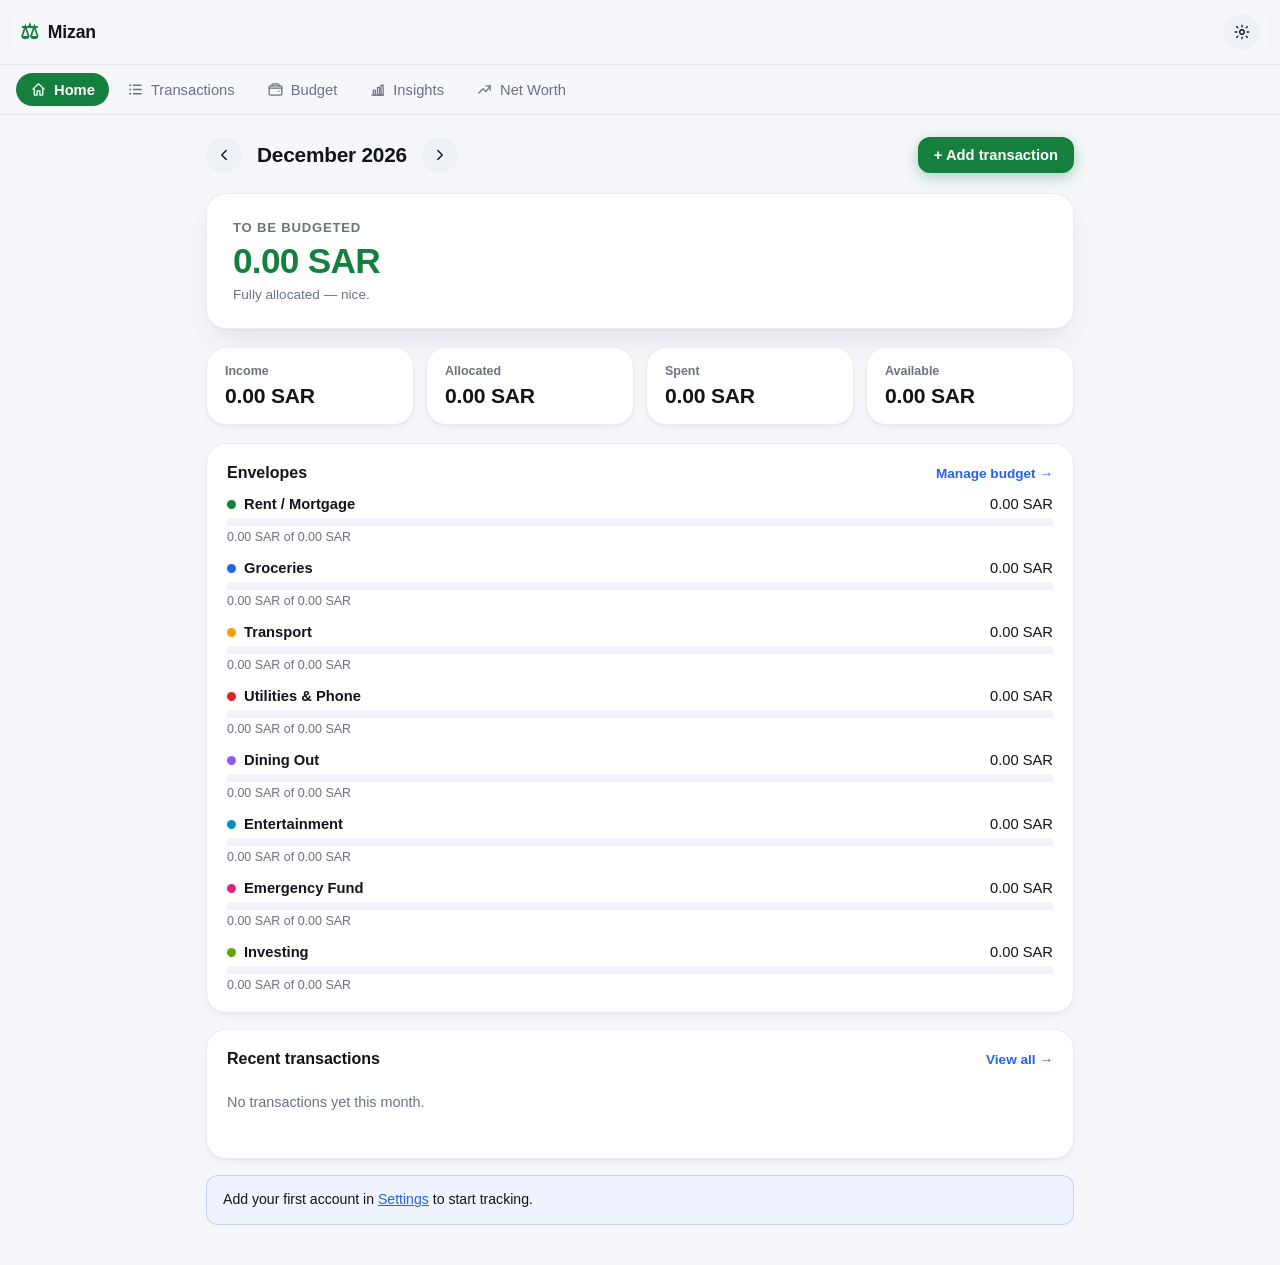
<file: index.html>
<!doctype html>
<html lang="en">
<head>
  <meta charset="UTF-8" />
  <meta name="viewport" content="width=device-width, initial-scale=1, viewport-fit=cover" />
  <title>Mizan — Budget & Net Worth</title>
  <meta name="description" content="A private, local-first budgeting and net worth tracker. Your data never leaves your device." />
  <meta name="theme-color" content="#f6f7fb" />
  <link rel="manifest" href="./manifest.json" />
  <link rel="apple-touch-icon" href="./icons/icon-192.png" />
  <link rel="icon" href="./icons/icon-192.png" />
  <meta name="apple-mobile-web-app-capable" content="yes" />
  <meta name="apple-mobile-web-app-status-bar-style" content="default" />
  <meta name="apple-mobile-web-app-title" content="Mizan" />
  <link rel="stylesheet" href="./css/style.css" />
</head>
<body>
  <div class="app-shell">
    <header class="topbar">
      <div class="brand">
        <span class="brand-mark">⚖</span>
        <span class="brand-name">Mizan</span>
      </div>
      <div class="topbar-actions">
        <a class="icon-btn" href="#/settings" aria-label="Settings">
          <svg fill="none" stroke="currentColor" stroke-width="1.8" stroke-linecap="round" stroke-linejoin="round" viewBox="0 0 24 24" aria-hidden="true"><circle cx="12" cy="12" r="3"/><path d="M12 3v2.2M12 18.8V21M4.9 4.9l1.6 1.6M17.5 17.5l1.6 1.6M3 12h2.2M18.8 12H21M4.9 19.1l1.6-1.6M17.5 6.5l1.6-1.6"/></svg>
        </a>
      </div>
    </header>

    <nav id="nav" class="nav">
      <a class="nav-link" data-path="/" href="#/">
        <svg fill="none" stroke="currentColor" stroke-width="1.8" stroke-linecap="round" stroke-linejoin="round" viewBox="0 0 24 24" aria-hidden="true"><path d="M4 11.5 12 4l8 7.5"/><path d="M6 10v9a1 1 0 0 0 1 1h3v-6h4v6h3a1 1 0 0 0 1-1v-9"/></svg>
        <span>Home</span>
      </a>
      <a class="nav-link" data-path="/transactions" href="#/transactions">
        <svg fill="none" stroke="currentColor" stroke-width="1.8" stroke-linecap="round" stroke-linejoin="round" viewBox="0 0 24 24" aria-hidden="true"><line x1="9" y1="6" x2="20" y2="6"/><line x1="9" y1="12" x2="20" y2="12"/><line x1="9" y1="18" x2="20" y2="18"/><circle cx="4.5" cy="6" r="1.4" fill="currentColor" stroke="none"/><circle cx="4.5" cy="12" r="1.4" fill="currentColor" stroke="none"/><circle cx="4.5" cy="18" r="1.4" fill="currentColor" stroke="none"/></svg>
        <span>Transactions</span>
      </a>
      <a class="nav-link" data-path="/budget" href="#/budget">
        <svg fill="none" stroke="currentColor" stroke-width="1.8" stroke-linecap="round" stroke-linejoin="round" viewBox="0 0 24 24" aria-hidden="true"><rect x="3" y="7" width="18" height="13" rx="2.2"/><path d="M3 10h18"/><path d="M7 7V6a2 2 0 0 1 2-2h6a2 2 0 0 1 2 2v1"/><circle cx="16.5" cy="14.5" r="1.1" fill="currentColor" stroke="none"/></svg>
        <span>Budget</span>
      </a>
      <a class="nav-link" data-path="/insights" href="#/insights">
        <svg fill="none" stroke="currentColor" stroke-width="1.8" stroke-linecap="round" stroke-linejoin="round" viewBox="0 0 24 24" aria-hidden="true"><line x1="4" y1="20" x2="20" y2="20"/><rect x="6" y="13" width="3" height="7" rx="0.6"/><rect x="12" y="9" width="3" height="11" rx="0.6"/><rect x="17" y="6" width="3" height="14" rx="0.6"/></svg>
        <span>Insights</span>
      </a>
      <a class="nav-link" data-path="/networth" href="#/networth">
        <svg fill="none" stroke="currentColor" stroke-width="1.8" stroke-linecap="round" stroke-linejoin="round" viewBox="0 0 24 24" aria-hidden="true"><polyline points="4 17 10 11 14 15 20 7"/><polyline points="14 7 20 7 20 13"/></svg>
        <span>Net Worth</span>
      </a>
    </nav>

    <main id="app-view" class="app-view" aria-live="polite"></main>
  </div>

  <div id="modal-root"></div>
  <div id="toast-root" class="toast-root"></div>

  <script type="module" src="./js/main.js"></script>
</body>
</html>
</file>
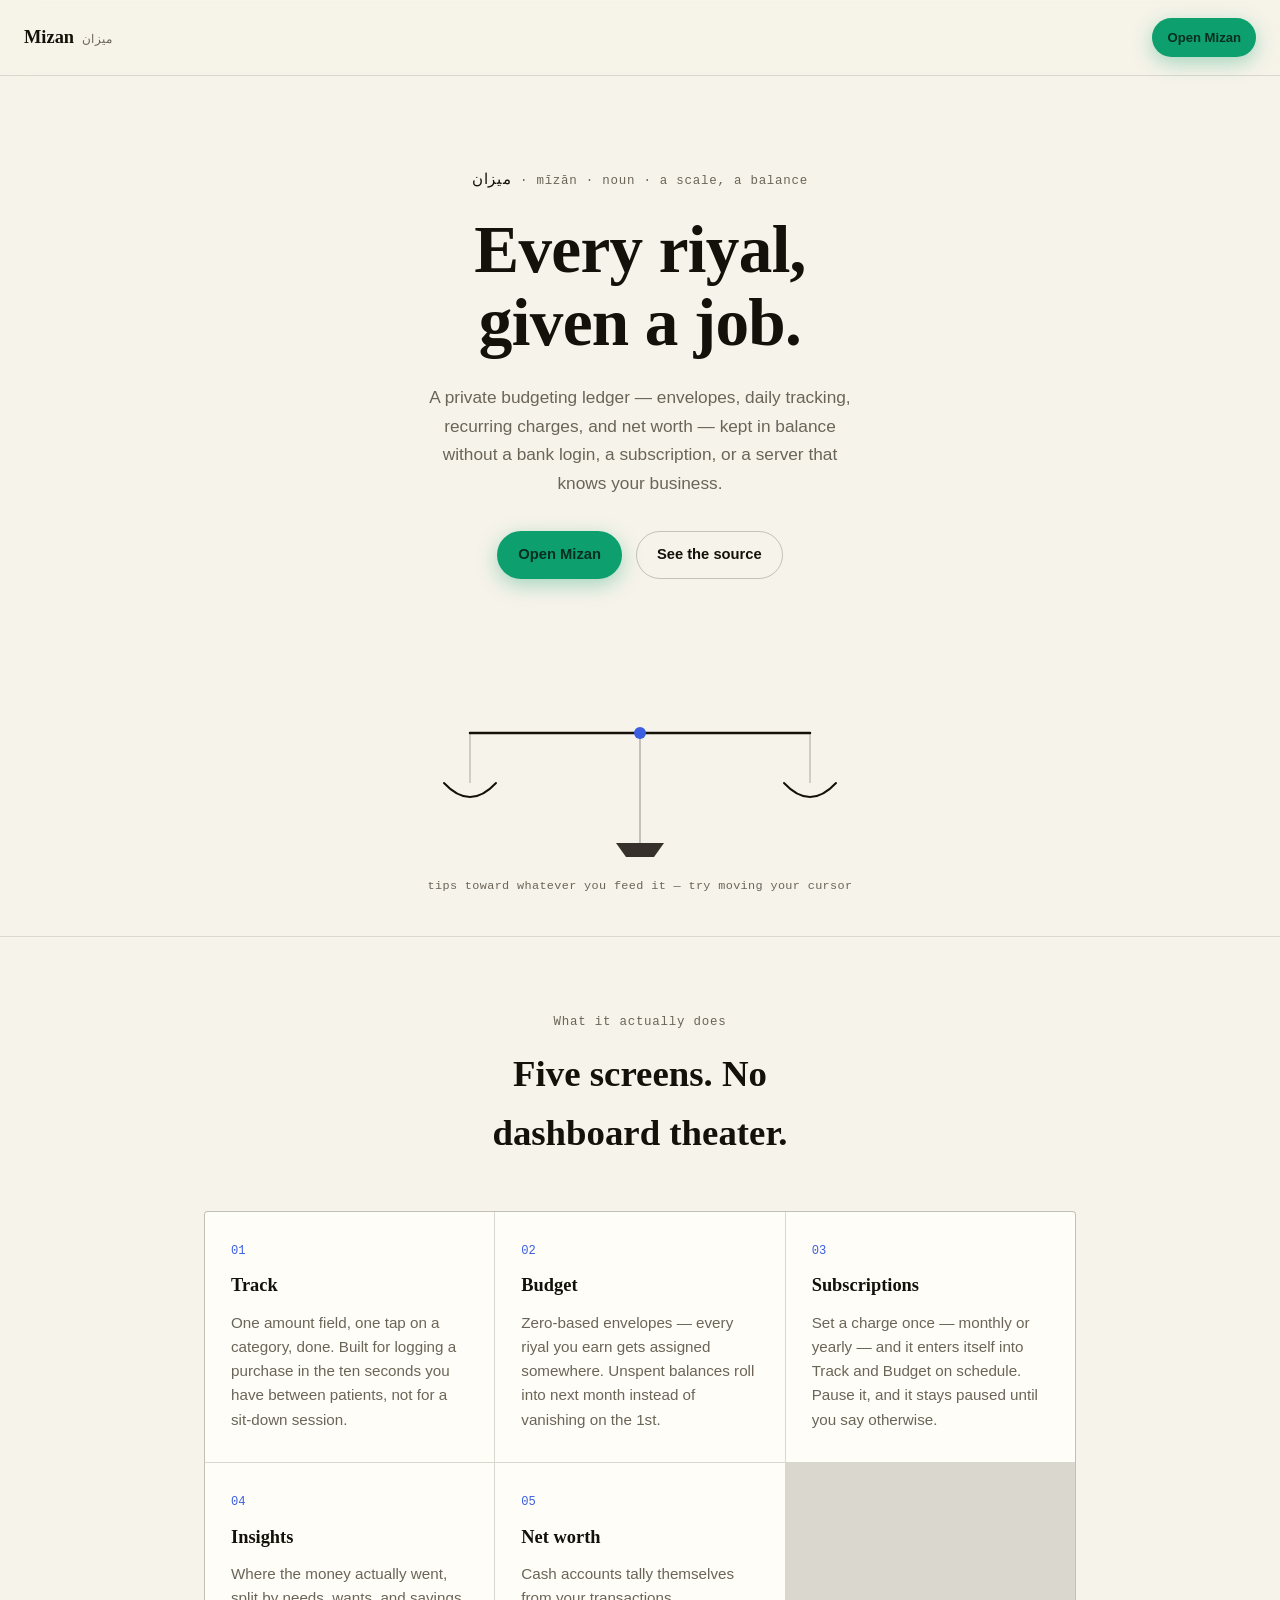
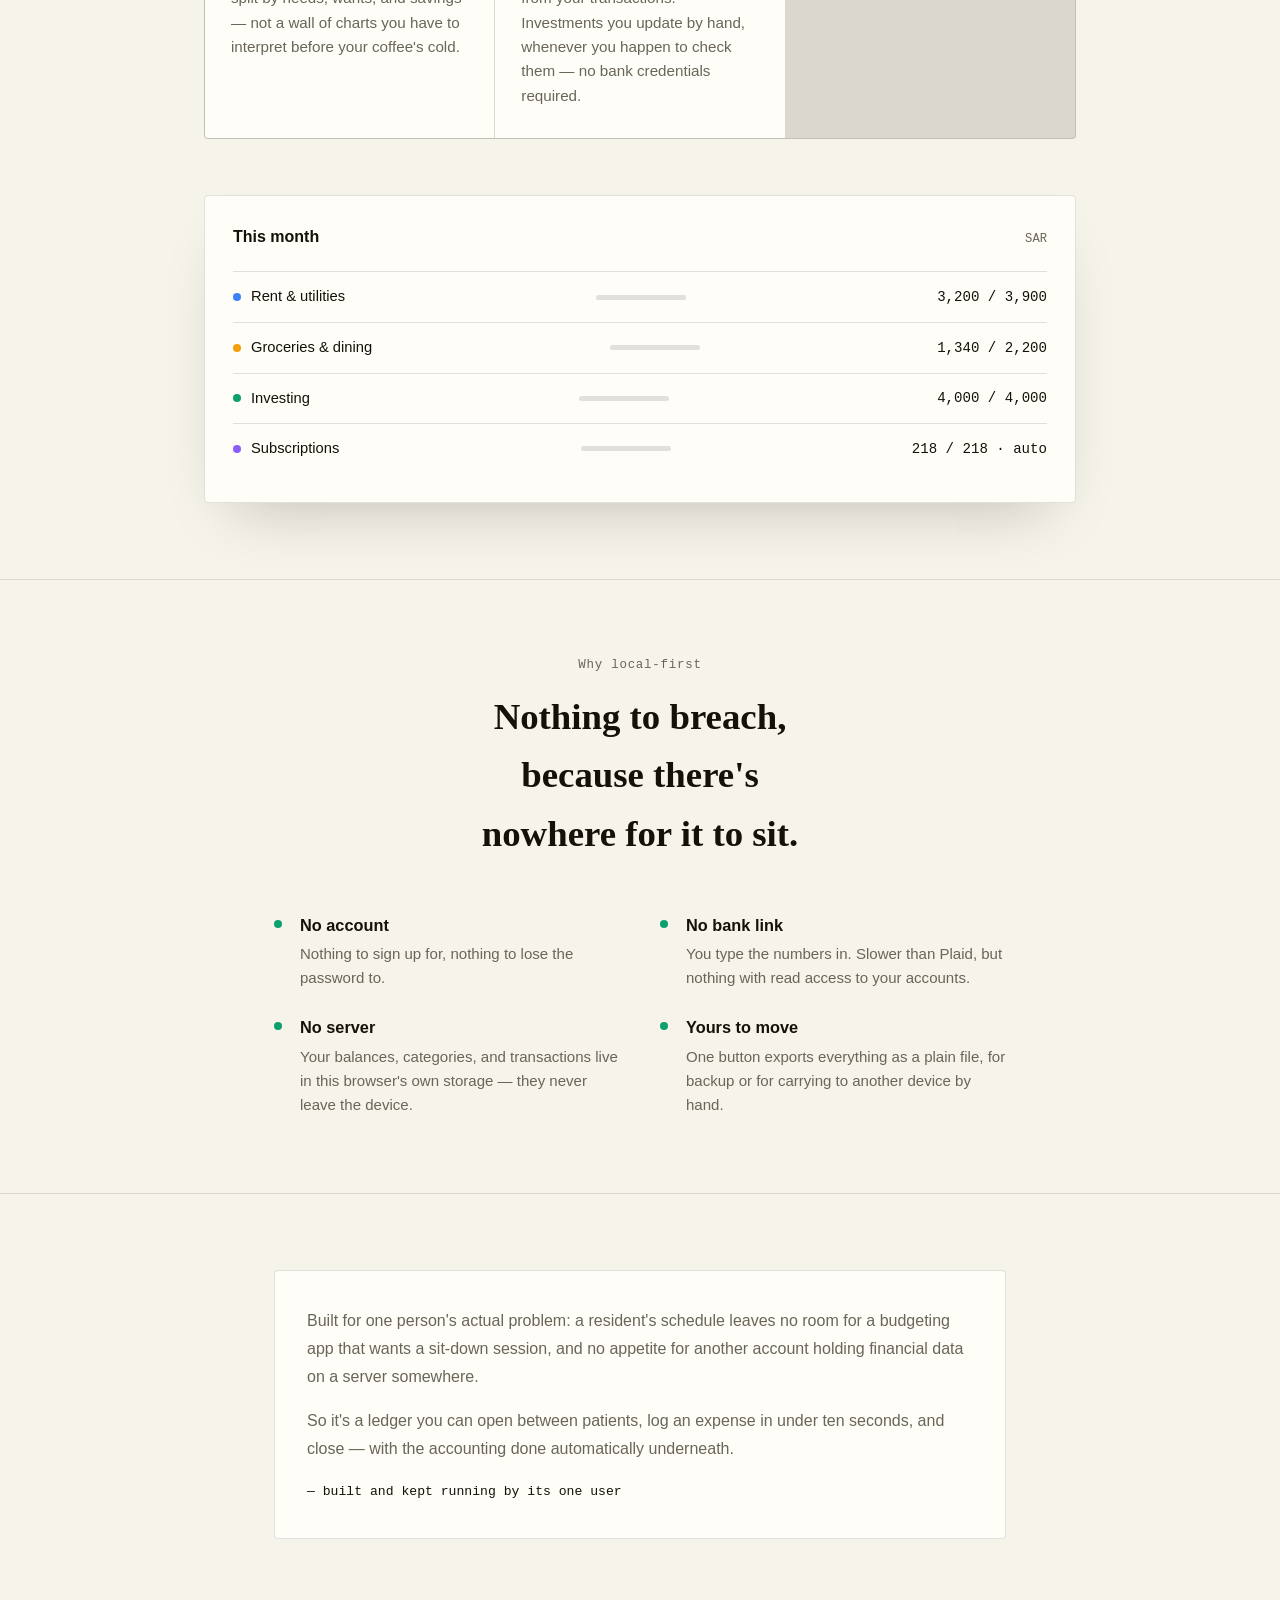
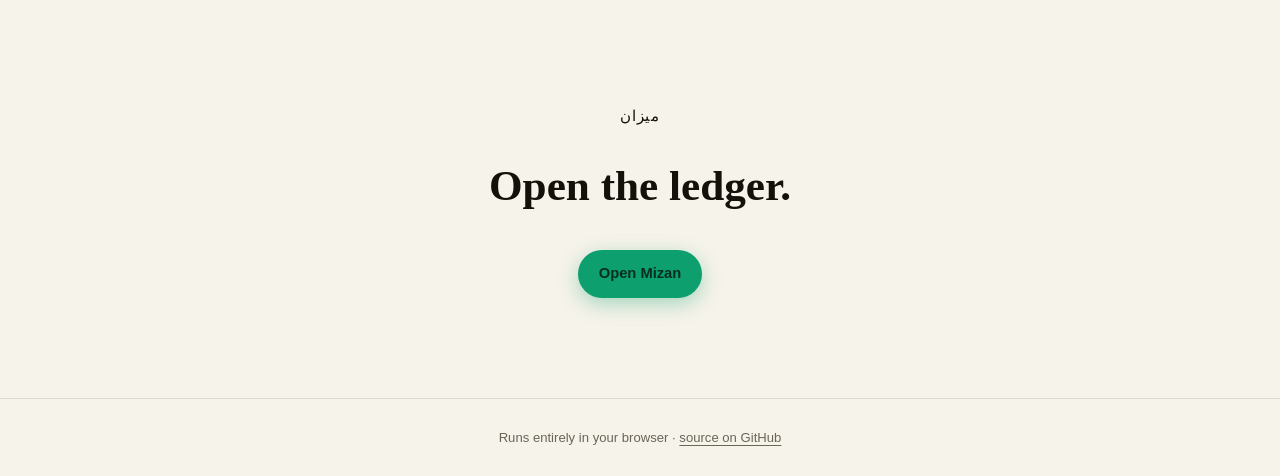
<file: landing.html>
<!doctype html>
<html lang="en">
<head>
<meta charset="UTF-8" />
<meta name="viewport" content="width=device-width, initial-scale=1" />
<title>Mizan — a private ledger for every riyal</title>
<meta name="description" content="A local-first budgeting ledger: envelopes, daily tracking, recurring charges, and net worth — kept on your device, never a server." />
<meta name="theme-color" content="#f6f3ea" />
<style>
  :root {
    --bg: #f6f3ea;
    --surface: #fffdf8;
    --text: #14110a;
    --text-muted: #6b6558;
    --accent: #0e9f6e;
    --accent-ink: #062e21;
    --accent-2: #3b5fe0;
    --border: rgba(20, 17, 10, 0.12);
    --border-strong: rgba(20, 17, 10, 0.22);
    --serif: ui-serif, "Iowan Old Style", "Palatino Linotype", "Book Antiqua", "P052", serif;
    --sans: -apple-system, BlinkMacSystemFont, "Segoe UI", Roboto, Helvetica, Arial, sans-serif;
    --mono: ui-monospace, "SF Mono", "Cascadia Code", "Roboto Mono", "Courier New", monospace;
    color-scheme: light;
  }

  @media (prefers-color-scheme: dark) {
    :root {
      --bg: #0b1220;
      --surface: #131b2e;
      --text: #f1ede2;
      --text-muted: #8d96ac;
      --accent: #16c98a;
      --accent-ink: #04170f;
      --accent-2: #6c8cff;
      --border: rgba(241, 237, 226, 0.12);
      --border-strong: rgba(241, 237, 226, 0.22);
      color-scheme: dark;
    }
  }
  :root[data-theme="dark"] {
    --bg: #0b1220; --surface: #131b2e; --text: #f1ede2; --text-muted: #8d96ac;
    --accent: #16c98a; --accent-ink: #04170f; --accent-2: #6c8cff;
    --border: rgba(241, 237, 226, 0.12); --border-strong: rgba(241, 237, 226, 0.22);
    color-scheme: dark;
  }
  :root[data-theme="light"] {
    --bg: #f6f3ea; --surface: #fffdf8; --text: #14110a; --text-muted: #6b6558;
    --accent: #0e9f6e; --accent-ink: #062e21; --accent-2: #3b5fe0;
    --border: rgba(20, 17, 10, 0.12); --border-strong: rgba(20, 17, 10, 0.22);
    color-scheme: light;
  }

  * { box-sizing: border-box; }
  html { -webkit-text-size-adjust: 100%; }
  body {
    margin: 0;
    background: var(--bg);
    color: var(--text);
    font-family: var(--sans);
    line-height: 1.6;
    -webkit-font-smoothing: antialiased;
  }
  ::selection { background: var(--accent); color: var(--accent-ink); }

  h1, h2, h3 { font-family: var(--serif); font-weight: 600; margin: 0; text-wrap: balance; }
  a { color: inherit; }
  :focus-visible { outline: 2px solid var(--accent-2); outline-offset: 3px; }

  .wrap { max-width: 780px; margin: 0 auto; padding: 0 24px; }
  .wrap-wide { max-width: 920px; margin: 0 auto; padding: 0 24px; }

  /* ---------- Top bar ---------- */
  .topbar {
    position: sticky; top: 0; z-index: 10;
    display: flex; align-items: center; justify-content: space-between;
    padding: 18px 24px;
    background: color-mix(in srgb, var(--bg) 82%, transparent);
    backdrop-filter: blur(14px);
    -webkit-backdrop-filter: blur(14px);
    border-bottom: 1px solid var(--border);
  }
  .wordmark { display: flex; align-items: baseline; gap: 8px; font-family: var(--serif); font-size: 1.15rem; font-weight: 600; text-decoration: none; }
  .wordmark span { font-family: var(--mono); font-size: 0.72rem; color: var(--text-muted); font-weight: 400; letter-spacing: 0.02em; }

  .btn {
    display: inline-flex; align-items: center; gap: 8px;
    font-family: var(--sans); font-size: 0.92rem; font-weight: 600;
    padding: 11px 20px; border-radius: 999px; text-decoration: none;
    border: 1px solid transparent; cursor: pointer;
    transition: transform 0.15s ease, box-shadow 0.15s ease, background 0.15s ease;
  }
  .btn:active { transform: scale(0.97); }
  .btn-primary { background: var(--accent); color: var(--accent-ink); box-shadow: 0 6px 20px color-mix(in srgb, var(--accent) 35%, transparent); }
  .btn-primary:hover { box-shadow: 0 8px 26px color-mix(in srgb, var(--accent) 45%, transparent); }
  .btn-ghost { border-color: var(--border-strong); color: var(--text); }
  .btn-ghost:hover { border-color: var(--accent-2); color: var(--accent-2); }
  .btn-sm { padding: 8px 14px; font-size: 0.82rem; }

  /* ---------- Hero ---------- */
  .hero { padding: 92px 24px 40px; text-align: center; }
  .eyebrow {
    font-family: var(--mono); font-size: 0.78rem; letter-spacing: 0.06em;
    color: var(--text-muted); margin-bottom: 22px; display: block;
  }
  .eyebrow bdi { color: var(--text); font-size: 0.95rem; }
  .hero h1 {
    font-size: clamp(2.4rem, 5.6vw, 4.2rem);
    line-height: 1.08;
    letter-spacing: -0.01em;
    max-width: 15ch;
    margin: 0 auto;
  }
  .hero p {
    max-width: 46ch; margin: 24px auto 0; color: var(--text-muted);
    font-size: 1.08rem; line-height: 1.65;
  }
  .hero-actions { display: flex; gap: 14px; justify-content: center; margin-top: 34px; flex-wrap: wrap; }

  /* ---------- Scale visual ---------- */
  .scale-stage {
    max-width: 520px; margin: 64px auto 0; padding: 0 24px;
    display: flex; flex-direction: column; align-items: center; gap: 14px;
  }
  .scale-stage svg { width: 100%; height: auto; max-width: 420px; }
  .scale-caption { font-family: var(--mono); font-size: 0.74rem; color: var(--text-muted); letter-spacing: 0.03em; }
  #beam { transform-origin: 210px 90px; transition: transform 0.5s cubic-bezier(0.34, 1.2, 0.4, 1); }
  @media (prefers-reduced-motion: reduce) { #beam { transition: none; } }

  /* ---------- Sections ---------- */
  section { padding: 76px 0; }
  .section-head { text-align: center; margin-bottom: 48px; }
  .section-head .eyebrow { margin-bottom: 12px; }
  .section-head h2 { font-size: clamp(1.7rem, 3.4vw, 2.3rem); max-width: 22ch; margin: 0 auto; }
  .section-head p { color: var(--text-muted); max-width: 52ch; margin: 14px auto 0; }

  .divider { border: none; border-top: 1px solid var(--border); margin: 0; }

  /* ---------- Feature grid ---------- */
  .features {
    display: grid; grid-template-columns: repeat(auto-fit, minmax(240px, 1fr));
    gap: 1px; background: var(--border);
    border: 1px solid var(--border); border-radius: 4px; overflow: hidden;
  }
  .feature {
    background: var(--surface); padding: 30px 26px;
    display: flex; flex-direction: column; gap: 10px;
  }
  .feature .num { font-family: var(--mono); font-size: 0.76rem; color: var(--accent-2); }
  .feature h3 { font-size: 1.15rem; }
  .feature p { color: var(--text-muted); font-size: 0.95rem; margin: 0; line-height: 1.6; }

  /* ---------- Ledger mockup ---------- */
  .ledger {
    background: var(--surface); border: 1px solid var(--border); border-radius: 4px;
    padding: 28px; margin-top: 56px;
    box-shadow: 0 30px 60px -30px color-mix(in srgb, var(--text) 25%, transparent);
  }
  .ledger-head { display: flex; justify-content: space-between; align-items: baseline; margin-bottom: 22px; }
  .ledger-head h3 { font-size: 1rem; font-family: var(--sans); font-weight: 700; }
  .ledger-head span { font-family: var(--mono); font-size: 0.76rem; color: var(--text-muted); }
  .ledger-row {
    display: flex; justify-content: space-between; align-items: center;
    padding: 13px 0; border-top: 1px solid var(--border);
    font-variant-numeric: tabular-nums;
  }
  .ledger-row:first-of-type { border-top: none; }
  .ledger-cat { display: flex; align-items: center; gap: 10px; font-size: 0.92rem; }
  .ledger-dot { width: 8px; height: 8px; border-radius: 50%; flex: none; }
  .ledger-bar { width: 90px; height: 5px; border-radius: 99px; background: var(--border); overflow: hidden; display: none; }
  .ledger-fill { height: 100%; background: var(--accent); }
  .ledger-amt { font-family: var(--mono); font-size: 0.88rem; }
  @media (min-width: 560px) { .ledger-bar { display: block; } }

  /* ---------- Privacy section ---------- */
  .privacy-wrap { display: grid; grid-template-columns: 1fr; gap: 40px; align-items: start; }
  @media (min-width: 720px) { .privacy-wrap { grid-template-columns: 1fr 1fr; } }
  .privacy-list { list-style: none; margin: 0; padding: 0; display: flex; flex-direction: column; gap: 24px; }
  .privacy-list li { padding-left: 26px; position: relative; }
  .privacy-list li::before {
    content: ""; position: absolute; left: 0; top: 8px; width: 8px; height: 8px;
    border-radius: 50%; background: var(--accent);
  }
  .privacy-list h3 { font-size: 1.02rem; font-family: var(--sans); font-weight: 700; margin-bottom: 4px; }
  .privacy-list p { margin: 0; color: var(--text-muted); font-size: 0.94rem; }

  /* ---------- Origin note ---------- */
  .origin {
    background: var(--surface); border: 1px solid var(--border); border-radius: 4px;
    padding: 36px 32px;
  }
  .origin p { color: var(--text-muted); font-size: 1rem; line-height: 1.75; margin: 0; }
  .origin p + p { margin-top: 16px; }
  .origin cite { font-style: normal; color: var(--text); font-family: var(--mono); font-size: 0.82rem; display: block; margin-top: 18px; }

  /* ---------- Final CTA ---------- */
  .final-cta { text-align: center; padding: 90px 24px 100px; }
  .final-cta h2 { font-size: clamp(1.9rem, 4vw, 2.7rem); max-width: 18ch; margin: 0 auto; }
  .final-cta .hero-actions { margin-top: 30px; }

  footer {
    border-top: 1px solid var(--border);
    padding: 28px 24px; text-align: center;
    color: var(--text-muted); font-size: 0.82rem;
  }
  footer a { color: var(--text-muted); text-decoration: underline; text-underline-offset: 3px; }
  footer a:hover { color: var(--accent-2); }
</style>
</head>
<body>

  <header class="topbar">
    <a class="wordmark" href="#top">Mizan <span>ميزان</span></a>
    <a class="btn btn-primary btn-sm" href="./index.html">Open Mizan</a>
  </header>

  <main id="top">
    <section class="hero">
      <div class="wrap">
        <span class="eyebrow"><bdi lang="ar">ميزان</bdi> · mīzān · noun · a scale, a balance</span>
        <h1>Every riyal, given a job.</h1>
        <p>A private budgeting ledger — envelopes, daily tracking, recurring charges, and net worth — kept in balance without a bank login, a subscription, or a server that knows your business.</p>
        <div class="hero-actions">
          <a class="btn btn-primary" href="./index.html">Open Mizan</a>
          <a class="btn btn-ghost" href="https://github.com/Nyaxnnn/nyaxnn" target="_blank" rel="noopener">See the source</a>
        </div>
      </div>

      <div class="scale-stage" id="scaleStage">
        <svg viewBox="0 0 420 220" fill="none" xmlns="http://www.w3.org/2000/svg" aria-hidden="true">
          <line x1="210" y1="90" x2="210" y2="200" stroke="var(--border-strong)" stroke-width="2"/>
          <path d="M186 200 L234 200 L224 214 L196 214 Z" fill="var(--text)" opacity="0.85"/>
          <g id="beam">
            <line x1="40" y1="90" x2="380" y2="90" stroke="var(--text)" stroke-width="2.5" stroke-linecap="round"/>
            <circle cx="210" cy="90" r="6" fill="var(--accent-2)"/>
            <line x1="40" y1="90" x2="40" y2="140" stroke="var(--border-strong)" stroke-width="1.5"/>
            <path d="M14 140 Q40 168 66 140" stroke="var(--text)" stroke-width="2" fill="none" stroke-linecap="round"/>
            <line x1="380" y1="90" x2="380" y2="140" stroke="var(--border-strong)" stroke-width="1.5"/>
            <path d="M354 140 Q380 168 406 140" stroke="var(--text)" stroke-width="2" fill="none" stroke-linecap="round"/>
          </g>
        </svg>
        <span class="scale-caption">tips toward whatever you feed it — try moving your cursor</span>
      </div>
    </section>

    <hr class="divider" />

    <section id="features">
      <div class="wrap-wide">
        <div class="section-head">
          <span class="eyebrow">What it actually does</span>
          <h2>Five screens. No dashboard theater.</h2>
        </div>
        <div class="features">
          <div class="feature">
            <span class="num">01</span>
            <h3>Track</h3>
            <p>One amount field, one tap on a category, done. Built for logging a purchase in the ten seconds you have between patients, not for a sit-down session.</p>
          </div>
          <div class="feature">
            <span class="num">02</span>
            <h3>Budget</h3>
            <p>Zero-based envelopes — every riyal you earn gets assigned somewhere. Unspent balances roll into next month instead of vanishing on the 1st.</p>
          </div>
          <div class="feature">
            <span class="num">03</span>
            <h3>Subscriptions</h3>
            <p>Set a charge once — monthly or yearly — and it enters itself into Track and Budget on schedule. Pause it, and it stays paused until you say otherwise.</p>
          </div>
          <div class="feature">
            <span class="num">04</span>
            <h3>Insights</h3>
            <p>Where the money actually went, split by needs, wants, and savings — not a wall of charts you have to interpret before your coffee's cold.</p>
          </div>
          <div class="feature">
            <span class="num">05</span>
            <h3>Net worth</h3>
            <p>Cash accounts tally themselves from your transactions. Investments you update by hand, whenever you happen to check them — no bank credentials required.</p>
          </div>
        </div>

        <div class="ledger">
          <div class="ledger-head">
            <h3>This month</h3>
            <span>SAR</span>
          </div>
          <div class="ledger-row">
            <span class="ledger-cat"><span class="ledger-dot" style="background:#3b82f6"></span>Rent &amp; utilities</span>
            <span class="ledger-bar"><span class="ledger-fill" style="width:82%;background:#3b82f6"></span></span>
            <span class="ledger-amt">3,200 / 3,900</span>
          </div>
          <div class="ledger-row">
            <span class="ledger-cat"><span class="ledger-dot" style="background:#f59e0b"></span>Groceries &amp; dining</span>
            <span class="ledger-bar"><span class="ledger-fill" style="width:61%;background:#f59e0b"></span></span>
            <span class="ledger-amt">1,340 / 2,200</span>
          </div>
          <div class="ledger-row">
            <span class="ledger-cat"><span class="ledger-dot" style="background:#0e9f6e"></span>Investing</span>
            <span class="ledger-bar"><span class="ledger-fill" style="width:100%;background:#0e9f6e"></span></span>
            <span class="ledger-amt">4,000 / 4,000</span>
          </div>
          <div class="ledger-row">
            <span class="ledger-cat"><span class="ledger-dot" style="background:#8b5cf6"></span>Subscriptions</span>
            <span class="ledger-bar"><span class="ledger-fill" style="width:100%;background:#8b5cf6"></span></span>
            <span class="ledger-amt">218 / 218 · auto</span>
          </div>
        </div>
      </div>
    </section>

    <hr class="divider" />

    <section id="privacy">
      <div class="wrap">
        <div class="section-head">
          <span class="eyebrow">Why local-first</span>
          <h2>Nothing to breach, because there's nowhere for it to sit.</h2>
        </div>
        <div class="privacy-wrap">
          <ul class="privacy-list">
            <li>
              <h3>No account</h3>
              <p>Nothing to sign up for, nothing to lose the password to.</p>
            </li>
            <li>
              <h3>No server</h3>
              <p>Your balances, categories, and transactions live in this browser's own storage — they never leave the device.</p>
            </li>
          </ul>
          <ul class="privacy-list">
            <li>
              <h3>No bank link</h3>
              <p>You type the numbers in. Slower than Plaid, but nothing with read access to your accounts.</p>
            </li>
            <li>
              <h3>Yours to move</h3>
              <p>One button exports everything as a plain file, for backup or for carrying to another device by hand.</p>
            </li>
          </ul>
        </div>
      </div>
    </section>

    <hr class="divider" />

    <section id="origin">
      <div class="wrap">
        <div class="origin">
          <p>Built for one person's actual problem: a resident's schedule leaves no room for a budgeting app that wants a sit-down session, and no appetite for another account holding financial data on a server somewhere.</p>
          <p>So it's a ledger you can open between patients, log an expense in under ten seconds, and close — with the accounting done automatically underneath.</p>
          <cite>— built and kept running by its one user</cite>
        </div>
      </div>
    </section>

    <section class="final-cta">
      <div class="wrap">
        <span class="eyebrow"><bdi lang="ar">ميزان</bdi></span>
        <h2>Open the ledger.</h2>
        <div class="hero-actions">
          <a class="btn btn-primary" href="./index.html">Open Mizan</a>
        </div>
      </div>
    </section>
  </main>

  <footer>
    Runs entirely in your browser · <a href="https://github.com/Nyaxnnn/nyaxnn" target="_blank" rel="noopener">source on GitHub</a>
  </footer>

  <script>
    (function () {
      var beam = document.getElementById('beam');
      var stage = document.getElementById('scaleStage');
      var reduceMotion = window.matchMedia('(prefers-reduced-motion: reduce)').matches;
      if (!beam || !stage || reduceMotion) return;

      stage.addEventListener('mousemove', function (e) {
        var rect = stage.getBoundingClientRect();
        var x = (e.clientX - rect.left) / rect.width;
        var tilt = (x - 0.5) * 14;
        beam.style.transform = 'rotate(' + tilt.toFixed(2) + 'deg)';
      });
      stage.addEventListener('mouseleave', function () {
        beam.style.transform = 'rotate(0deg)';
      });

      var settle = [4, -3, 1.5, 0];
      var i = 0;
      function tick() {
        if (i < settle.length) {
          beam.style.transform = 'rotate(' + settle[i] + 'deg)';
          i++;
          setTimeout(tick, 420);
        }
      }
      setTimeout(tick, 300);
    })();
  </script>
</body>
</html>
</file>
<file: css/style.css>
:root {
  --bg: #f6f7fb;
  --surface: #ffffff;
  --surface-2: #eef1f6;
  --surface-sunken: #f1f3f8;
  --border: rgba(15, 23, 42, 0.07);
  --border-strong: rgba(15, 23, 42, 0.14);
  --text: #12141c;
  --text-muted: #6b7280;
  --accent: #15803d;
  --accent-soft: #16a34a;
  --accent-2: #2563eb;
  --danger: #dc2626;
  --positive: #15803d;
  --negative: #dc2626;
  --radius: 20px;
  --radius-sm: 12px;
  --shadow: 0 1px 2px rgba(15, 23, 42, 0.04), 0 14px 32px -12px rgba(15, 23, 42, 0.14);
  --shadow-sm: 0 1px 2px rgba(15, 23, 42, 0.05), 0 4px 12px -4px rgba(15, 23, 42, 0.06);
  --max-width: 900px;
  color-scheme: light;
}

@media (prefers-color-scheme: dark) {
  :root {
    --bg: #0b1120;
    --surface: #182234;
    --surface-2: #202b40;
    --surface-sunken: #0e1626;
    --border: rgba(255, 255, 255, 0.08);
    --border-strong: rgba(255, 255, 255, 0.16);
    --text: #f1f5f9;
    --text-muted: #94a3b8;
    --accent: #22c55e;
    --accent-soft: #34d399;
    --accent-2: #5b9dff;
    --danger: #ef4444;
    --positive: #34d399;
    --negative: #f87171;
    --shadow: 0 2px 4px rgba(0, 0, 0, 0.3), 0 20px 45px -16px rgba(0, 0, 0, 0.55);
    --shadow-sm: 0 2px 10px rgba(0, 0, 0, 0.35);
    color-scheme: dark;
  }
}
:root[data-theme="dark"] {
  --bg: #0b1120; --surface: #182234; --surface-2: #202b40; --surface-sunken: #0e1626;
  --border: rgba(255, 255, 255, 0.08); --border-strong: rgba(255, 255, 255, 0.16);
  --text: #f1f5f9; --text-muted: #94a3b8;
  --accent: #22c55e; --accent-soft: #34d399; --accent-2: #5b9dff;
  --danger: #ef4444; --positive: #34d399; --negative: #f87171;
  --shadow: 0 2px 4px rgba(0, 0, 0, 0.3), 0 20px 45px -16px rgba(0, 0, 0, 0.55);
  --shadow-sm: 0 2px 10px rgba(0, 0, 0, 0.35);
  color-scheme: dark;
}
:root[data-theme="light"] {
  --bg: #f6f7fb; --surface: #ffffff; --surface-2: #eef1f6; --surface-sunken: #f1f3f8;
  --border: rgba(15, 23, 42, 0.07); --border-strong: rgba(15, 23, 42, 0.14);
  --text: #12141c; --text-muted: #6b7280;
  --accent: #15803d; --accent-soft: #16a34a; --accent-2: #2563eb;
  --danger: #dc2626; --positive: #15803d; --negative: #dc2626;
  --shadow: 0 1px 2px rgba(15, 23, 42, 0.04), 0 14px 32px -12px rgba(15, 23, 42, 0.14);
  --shadow-sm: 0 1px 2px rgba(15, 23, 42, 0.05), 0 4px 12px -4px rgba(15, 23, 42, 0.06);
  color-scheme: light;
}

* { box-sizing: border-box; }

html, body {
  margin: 0;
  padding: 0;
  background: var(--bg);
  color: var(--text);
  font-family: -apple-system, BlinkMacSystemFont, "SF Pro Text", "Segoe UI", Roboto, Helvetica, Arial, sans-serif;
  -webkit-font-smoothing: antialiased;
  font-variant-numeric: tabular-nums;
}

.app-shell {
  min-height: 100vh;
  display: flex;
  flex-direction: column;
}

a { cursor: pointer; }

:focus-visible {
  outline: 2px solid var(--accent-2);
  outline-offset: 2px;
  border-radius: 4px;
}

@media (prefers-reduced-motion: reduce) {
  *, *::before, *::after {
    animation-duration: 0.01ms !important;
    animation-iteration-count: 1 !important;
    transition-duration: 0.01ms !important;
  }
}

/* ---------- Topbar & nav ---------- */

.topbar {
  display: flex;
  align-items: center;
  justify-content: space-between;
  padding: 14px 20px;
  border-bottom: 1px solid var(--border);
  position: sticky;
  top: 0;
  background: color-mix(in srgb, var(--bg) 88%, transparent);
  backdrop-filter: blur(10px);
  -webkit-backdrop-filter: blur(10px);
  z-index: 20;
}

.brand {
  display: flex;
  align-items: center;
  gap: 9px;
  font-weight: 800;
  font-size: 1.1rem;
  letter-spacing: -0.01em;
}

.brand-mark {
  color: var(--accent);
  font-size: 1.3rem;
  line-height: 1;
}

.topbar-actions { display: flex; align-items: center; gap: 8px; }

.nav-toggle { display: none; }

.nav {
  display: flex;
  gap: 4px;
  padding: 8px 16px;
  border-bottom: 1px solid var(--border);
  overflow-x: auto;
  background: var(--bg);
  position: sticky;
  top: 53px;
  z-index: 19;
  scrollbar-width: none;
}
.nav::-webkit-scrollbar { display: none; }

.nav-link {
  display: flex; align-items: center; gap: 7px;
  color: var(--text-muted);
  text-decoration: none;
  padding: 8px 14px;
  border-radius: 999px;
  font-size: 0.92rem;
  font-weight: 500;
  white-space: nowrap;
  transition: background 0.18s ease, color 0.18s ease;
}
.nav-link svg { width: 17px; height: 17px; }

.nav-link:hover { color: var(--text); background: var(--surface-2); }
.nav-link.active { color: #ffffff; background: var(--accent); font-weight: 700; }

.app-view {
  flex: 1;
  width: 100%;
  max-width: var(--max-width);
  margin: 0 auto;
  padding: 22px 16px 40px;
}

/* ---------- Headers ---------- */

.view-header {
  display: flex;
  align-items: center;
  justify-content: space-between;
  flex-wrap: wrap;
  gap: 12px;
  margin-bottom: 20px;
}

.view-header h2 { margin: 0; font-size: 1.3rem; font-weight: 800; letter-spacing: -0.01em; }

.header-actions { display: flex; gap: 8px; }

.month-switcher {
  display: flex;
  align-items: center;
  gap: 10px;
}

.month-switcher h2 { min-width: 160px; text-align: center; }

/* ---------- Buttons ---------- */

.btn {
  border: none;
  border-radius: var(--radius-sm);
  padding: 10px 16px;
  font-size: 0.92rem;
  font-weight: 600;
  cursor: pointer;
  transition: transform 0.1s ease, opacity 0.18s ease, background 0.18s ease, box-shadow 0.18s ease;
}
.btn:active { transform: scale(0.97); }

.btn-primary { background: var(--accent); color: #ffffff; box-shadow: 0 4px 14px color-mix(in srgb, var(--accent) 35%, transparent); }
.btn-primary:hover { background: var(--accent-soft); }

.btn-ghost { background: var(--surface-2); color: var(--text); }
.btn-ghost:hover { background: var(--border-strong); }

.btn-danger { background: color-mix(in srgb, var(--danger) 12%, transparent); color: var(--danger); }
.btn-danger:hover { background: color-mix(in srgb, var(--danger) 20%, transparent); }

.btn-sm { padding: 6px 10px; font-size: 0.8rem; }

.icon-btn {
  background: var(--surface-2);
  border: none;
  color: var(--text);
  width: 36px;
  height: 36px;
  border-radius: 999px;
  cursor: pointer;
  display: inline-flex;
  align-items: center;
  justify-content: center;
  transition: background 0.18s ease, transform 0.1s ease;
}
.icon-btn:hover { background: var(--border-strong); }
.icon-btn:active { transform: scale(0.94); }
.icon-btn svg { width: 18px; height: 18px; stroke: currentColor; flex: none; }

svg[aria-hidden="true"] { vertical-align: -0.15em; flex: none; }
.btn svg[aria-hidden="true"] { margin-right: 4px; }

.file-btn { position: relative; display: inline-flex; align-items: center; cursor: pointer; }

/* ---------- Cards / panels ---------- */

.tbb-card {
  background: var(--surface);
  border: 1px solid var(--border);
  border-radius: var(--radius);
  padding: 26px;
  margin-bottom: 18px;
  box-shadow: var(--shadow);
}
.tbb-compact { padding: 18px 24px; }
.tbb-label { color: var(--text-muted); font-size: 0.82rem; text-transform: uppercase; letter-spacing: 0.06em; font-weight: 700; }
.tbb-amount { font-size: 2.2rem; font-weight: 800; margin: 6px 0; letter-spacing: -0.02em; }
.tbb-hint { color: var(--text-muted); font-size: 0.85rem; }
.tbb-positive .tbb-amount { color: var(--accent-2); }
.tbb-negative .tbb-amount { color: var(--negative); }
.tbb-zero .tbb-amount { color: var(--positive); }

.stat-row {
  display: grid;
  grid-template-columns: repeat(auto-fit, minmax(140px, 1fr));
  gap: 12px;
  margin-bottom: 18px;
}

.stat-card {
  background: var(--surface);
  border: 1px solid var(--border);
  border-radius: var(--radius);
  padding: 16px 18px;
  box-shadow: var(--shadow-sm);
  transition: box-shadow 0.18s ease, transform 0.18s ease;
}
.stat-card.highlight { box-shadow: var(--shadow-sm), 0 0 0 2px var(--accent-soft); border-color: transparent; }
.stat-label { color: var(--text-muted); font-size: 0.78rem; margin-bottom: 6px; font-weight: 600; }
.stat-value { font-size: 1.32rem; font-weight: 800; letter-spacing: -0.01em; }

.panel {
  background: var(--surface);
  border: 1px solid var(--border);
  border-radius: var(--radius);
  padding: 20px;
  margin-bottom: 16px;
  box-shadow: var(--shadow-sm);
}

.panel-header {
  display: flex;
  align-items: center;
  justify-content: space-between;
  margin-bottom: 14px;
  gap: 10px;
  flex-wrap: wrap;
}
.panel-header h3 { margin: 0; font-size: 1rem; font-weight: 800; }

.link { color: var(--accent-2); text-decoration: none; font-size: 0.85rem; cursor: pointer; font-weight: 600; }
.link:hover { text-decoration: underline; }

.muted { color: var(--text-muted); }
.small { font-size: 0.78rem; }

.empty-hint { color: var(--text-muted); font-size: 0.9rem; padding: 10px 0; line-height: 1.5; }
.empty-hint a { color: var(--accent-2); }

.banner {
  background: color-mix(in srgb, var(--accent-2) 8%, var(--surface));
  border: 1px solid color-mix(in srgb, var(--accent-2) 22%, transparent);
  color: var(--text);
  padding: 13px 16px;
  border-radius: var(--radius-sm);
  font-size: 0.88rem;
  line-height: 1.5;
}
.banner a { color: var(--accent-2); }

/* ---------- Segmented control (shared: Budget/Subscriptions, transaction type, etc.) ---------- */

.segmented { display: flex; background: var(--surface-2); border-radius: 999px; padding: 3px; }
.segmented-btn {
  flex: 1;
  border: none;
  background: none;
  color: var(--text-muted);
  padding: 9px 14px;
  border-radius: 999px;
  font-size: 0.86rem;
  font-weight: 700;
  cursor: pointer;
  display: flex; align-items: center; justify-content: center; gap: 6px;
  transition: background 0.18s ease, color 0.18s ease;
}
.segmented-btn.active { background: var(--surface); color: var(--text); box-shadow: var(--shadow-sm); }

/* ---------- Envelopes (home) ---------- */

.envelope-list { display: flex; flex-direction: column; gap: 16px; }
.envelope-top { display: flex; align-items: center; justify-content: space-between; margin-bottom: 6px; font-size: 0.92rem; }
.envelope-name { display: flex; align-items: center; gap: 8px; font-weight: 600; }
.envelope-available.negative { color: var(--negative); }
.progress-track { background: var(--surface-sunken); border-radius: 999px; height: 8px; overflow: hidden; }
.progress-fill { background: var(--accent-soft); height: 100%; border-radius: 999px; transition: width 0.3s ease; }
.progress-fill.over { background: var(--negative); }
.envelope-sub { color: var(--text-muted); font-size: 0.78rem; margin-top: 4px; }

.dot { width: 9px; height: 9px; border-radius: 50%; display: inline-block; flex: none; }

/* ---------- Budget rows ---------- */

.budget-rows { display: flex; flex-direction: column; gap: 10px; }
.budget-row {
  display: flex;
  flex-wrap: wrap;
  align-items: center;
  justify-content: space-between;
  gap: 10px;
  padding: 12px 0;
  border-bottom: 1px solid var(--border);
}
.budget-row:last-child { border-bottom: none; }

.category-name-btn {
  background: none;
  border: none;
  color: var(--text);
  font-weight: 700;
  font-size: 0.92rem;
  display: flex;
  align-items: center;
  gap: 8px;
  cursor: pointer;
  padding: 0;
  transition: color 0.15s ease;
}
.category-name-btn:hover { color: var(--accent-2); }

.budget-inputs { display: flex; align-items: center; gap: 16px; flex-wrap: wrap; }
.allocate-field { display: flex; flex-direction: column; gap: 2px; }
.allocate-field span, .budget-figure span { font-size: 0.72rem; color: var(--text-muted); }
.allocate-field input {
  width: 110px;
  background: var(--surface-sunken);
  border: 1px solid var(--border);
  color: var(--text);
  border-radius: var(--radius-sm);
  padding: 7px 8px;
  font-size: 0.9rem;
}
.budget-figure { display: flex; flex-direction: column; min-width: 90px; }
.positive { color: var(--positive); }
.negative { color: var(--negative); }

/* ---------- Transactions ---------- */

.filter-row { display: flex; flex-wrap: wrap; gap: 8px; margin-bottom: 16px; }
.input {
  background: var(--surface);
  border: 1px solid var(--border);
  color: var(--text);
  border-radius: var(--radius-sm);
  padding: 10px 12px;
  font-size: 0.88rem;
  flex: 1;
  min-width: 140px;
  transition: border-color 0.15s ease;
}
.input:focus { border-color: var(--accent-2); }

.tx-list, .tx-table { display: flex; flex-direction: column; gap: 2px; }
.tx-row, .tx-table-row {
  display: flex;
  align-items: center;
  justify-content: space-between;
  padding: 12px 10px;
  border-radius: var(--radius-sm);
  cursor: pointer;
  gap: 10px;
  transition: background 0.15s ease;
}
.tx-row:hover, .tx-table-row:hover { background: var(--surface-2); }
.tx-main, .tx-table-main { display: flex; flex-direction: column; gap: 4px; }
.tx-payee { font-weight: 700; font-size: 0.92rem; }
.tx-date, .tx-meta { color: var(--text-muted); font-size: 0.76rem; }

.recurring-mark {
  display: inline-flex;
  align-items: center;
  gap: 3px;
  color: var(--accent-2);
  font-size: 0.7rem;
  font-weight: 700;
}
.recurring-mark svg { width: 12px; height: 12px; stroke: currentColor; }

.group-tag {
  align-self: flex-start;
  background: color-mix(in srgb, var(--tag-color, #64748b) 12%, var(--surface));
  border: 1px solid color-mix(in srgb, var(--tag-color, #64748b) 45%, transparent);
  color: var(--tag-color, #64748b);
  border-radius: 999px;
  padding: 3px 10px 3px 8px;
  font-size: 0.72rem;
  font-weight: 700;
  cursor: pointer;
  max-width: 220px;
  transition: filter 0.15s ease;
}
.group-tag:hover { filter: brightness(0.94); }
.group-tag:focus-visible { outline: 2px solid var(--tag-color, var(--accent-2)); outline-offset: 1px; }
.tx-table-date { color: var(--text-muted); font-size: 0.78rem; width: 96px; flex: none; }
.tx-amount { font-weight: 800; white-space: nowrap; }
.tx-amount.positive { color: var(--positive); }
.tx-amount.negative { color: var(--negative); }

/* ---------- Quick add + daily log ---------- */

.quick-add-panel { border: 1px solid var(--border); box-shadow: var(--shadow); }

.quick-add-top { display: flex; gap: 12px; }
.amount-field { flex: 2; }
.date-field { flex: 1; }
.amount-field input { font-size: 1.35rem; font-weight: 800; }

.chip-row { display: flex; flex-wrap: wrap; gap: 8px; }
.chip {
  display: inline-flex;
  align-items: center;
  gap: 6px;
  border: 1px solid var(--border);
  background: var(--surface-2);
  color: var(--text);
  border-radius: 999px;
  padding: 8px 14px;
  font-size: 0.85rem;
  font-weight: 600;
  cursor: pointer;
  transition: border-color 0.15s ease, background 0.15s ease;
}
.chip:hover { border-color: var(--chip-color, var(--accent-soft)); }
.chip-active {
  background: var(--chip-color, var(--accent-soft));
  border-color: var(--chip-color, var(--accent-soft));
  color: #ffffff;
  font-weight: 700;
}
.chip-active .dot { background: #ffffff !important; }

.btn-block { width: 100%; padding: 14px; font-size: 1rem; }
.quick-add-actions { display: flex; flex-direction: column; align-items: center; gap: 10px; }

.day-group { margin-bottom: 16px; }
.day-group:last-child { margin-bottom: 0; }
.day-header {
  display: flex;
  justify-content: space-between;
  font-size: 0.78rem;
  font-weight: 800;
  text-transform: uppercase;
  letter-spacing: 0.04em;
  color: var(--text-muted);
  padding: 6px 10px;
}

/* ---------- Accounts ---------- */

.account-list { display: flex; flex-direction: column; gap: 4px; }
.account-row {
  display: flex;
  align-items: center;
  justify-content: space-between;
  padding: 12px 6px;
  border-bottom: 1px solid var(--border);
  gap: 10px;
  flex-wrap: wrap;
}
.account-row:last-child { border-bottom: none; }
.account-row-right { display: flex; align-items: center; gap: 10px; }

/* ---------- Subscriptions ---------- */

.sub-list { display: flex; flex-direction: column; gap: 4px; }
.sub-row {
  display: flex;
  align-items: center;
  justify-content: space-between;
  padding: 13px 8px;
  border-bottom: 1px solid var(--border);
  gap: 12px;
  flex-wrap: wrap;
  border-radius: var(--radius-sm);
  transition: background 0.15s ease;
}
.sub-row:hover { background: var(--surface-2); }
.sub-row:last-child { border-bottom: none; }
.sub-row.paused { opacity: 0.55; }
.sub-main { display: flex; flex-direction: column; gap: 4px; min-width: 0; }
.sub-name { font-weight: 700; font-size: 0.94rem; display: flex; align-items: center; gap: 8px; }
.sub-meta { color: var(--text-muted); font-size: 0.78rem; }
.sub-right { display: flex; align-items: center; gap: 12px; }
.sub-amount { font-weight: 800; white-space: nowrap; }

.cadence-badge {
  display: inline-flex;
  align-items: center;
  border-radius: 999px;
  padding: 2px 9px;
  font-size: 0.68rem;
  font-weight: 800;
  text-transform: uppercase;
  letter-spacing: 0.03em;
  background: var(--surface-2);
  color: var(--text-muted);
}

/* ---------- Insights: category drill-down ---------- */

.drilldown {
  border: 1px solid var(--border);
  border-radius: var(--radius-sm);
  overflow: hidden;
}
.drilldown-toggle {
  width: 100%;
  display: flex; align-items: center; justify-content: space-between;
  padding: 14px 16px;
  background: var(--surface-2);
  border: none;
  color: var(--text);
  font-weight: 700;
  font-size: 0.92rem;
  cursor: pointer;
}
.drilldown-toggle svg { transition: transform 0.2s ease; }
.drilldown-toggle[aria-expanded="true"] svg { transform: rotate(180deg); }
.drilldown-body {
  display: grid;
  grid-template-columns: 1fr;
  gap: 0;
}
@media (min-width: 640px) {
  .drilldown-body { grid-template-columns: 1fr 260px; align-items: start; }
}
.drilldown-checklist {
  list-style: none; margin: 0; padding: 10px;
  display: flex; flex-direction: column; gap: 2px;
  max-height: 280px; overflow-y: auto;
}
.drilldown-item {
  display: flex; align-items: center; gap: 10px;
  padding: 9px 8px; border-radius: var(--radius-sm);
  cursor: pointer; font-size: 0.9rem;
}
.drilldown-item:hover { background: var(--surface-2); }
.drilldown-check {
  width: 18px; height: 18px; border-radius: 6px; flex: none;
  border: 1.5px solid var(--border-strong);
  display: flex; align-items: center; justify-content: center;
  color: #fff;
  transition: background 0.15s ease, border-color 0.15s ease;
}
.drilldown-check svg { width: 12px; height: 12px; opacity: 0; transition: opacity 0.1s ease; }
.drilldown-item.checked .drilldown-check { background: var(--item-color, var(--accent)); border-color: var(--item-color, var(--accent)); }
.drilldown-item.checked .drilldown-check svg { opacity: 1; }
.drilldown-item-label { flex: 1; display: flex; align-items: center; gap: 8px; }
.drilldown-item-amt { color: var(--text-muted); font-size: 0.82rem; }

.drilldown-side {
  border-top: 1px solid var(--border);
  background: var(--surface-sunken);
  padding: 10px;
  max-height: 280px;
  overflow-y: auto;
}
@media (min-width: 640px) {
  .drilldown-side { border-top: none; border-left: 1px solid var(--border); }
}
.drilldown-side-empty { color: var(--text-muted); font-size: 0.82rem; padding: 16px 10px; text-align: center; }
.drilldown-tx {
  display: flex; justify-content: space-between; gap: 8px;
  padding: 8px 8px; font-size: 0.8rem; border-radius: 8px;
}
.drilldown-tx:hover { background: var(--surface-2); }
.drilldown-tx-name { color: var(--text); overflow: hidden; text-overflow: ellipsis; white-space: nowrap; }
.drilldown-tx-amt { color: var(--text-muted); flex: none; }

/* ---------- Charts ---------- */

.chart { width: 100%; height: auto; }
.chart-label { fill: var(--text-muted); font-size: 11px; }
.chart-value { fill: var(--text); font-size: 11px; font-weight: 700; }
.chart-axis { stroke: var(--border); stroke-width: 1; }
.chart-empty { color: var(--text-muted); font-size: 0.88rem; padding: 20px 0; text-align: center; }
.chart-caption { color: var(--text-muted); font-size: 0.78rem; margin: 8px 0; }

.donut-wrap { display: flex; align-items: center; gap: 20px; flex-wrap: wrap; }
.legend { display: flex; flex-direction: column; gap: 8px; flex: 1; min-width: 160px; }
.legend-row { display: flex; align-items: center; gap: 8px; font-size: 0.85rem; }
.legend-dot { width: 10px; height: 10px; border-radius: 50%; flex: none; }
.legend-label { flex: 1; }
.legend-value { color: var(--text-muted); }

.mix-bar {
  display: flex; height: 10px; border-radius: 999px; overflow: hidden;
  background: var(--surface-sunken);
}
.mix-bar span { display: block; height: 100%; }
.mix-legend { display: flex; flex-wrap: wrap; gap: 12px; margin-top: 10px; }
.mix-legend-item { display: flex; align-items: center; gap: 6px; font-size: 0.78rem; color: var(--text-muted); font-weight: 600; }

/* ---------- Forms / modals ---------- */

.modal-overlay {
  position: fixed;
  inset: 0;
  background: rgba(15, 23, 42, 0.42);
  backdrop-filter: blur(3px);
  -webkit-backdrop-filter: blur(3px);
  display: flex;
  align-items: flex-end;
  justify-content: center;
  z-index: 100;
  padding: 0;
}
@media (min-width: 640px) {
  .modal-overlay { align-items: center; padding: 20px; }
}

.modal {
  background: var(--surface);
  border: 1px solid var(--border);
  width: 100%;
  max-width: 480px;
  max-height: 92vh;
  overflow-y: auto;
  border-radius: 22px 22px 0 0;
  box-shadow: var(--shadow);
}
@media (min-width: 640px) {
  .modal { border-radius: var(--radius); }
}

.modal-header {
  display: flex;
  align-items: center;
  justify-content: space-between;
  padding: 16px 18px;
  border-bottom: 1px solid var(--border);
}
.modal-header h3 { margin: 0; font-size: 1.05rem; font-weight: 800; }
.modal-body { padding: 18px; }
.modal-footer {
  display: flex;
  align-items: center;
  justify-content: space-between;
  gap: 10px;
  padding: 14px 18px;
  border-top: 1px solid var(--border);
}

.form { display: flex; flex-direction: column; gap: 14px; }
.field { display: flex; flex-direction: column; gap: 6px; font-size: 0.85rem; color: var(--text-muted); font-weight: 600; }
.field input, .field select, .field textarea {
  background: var(--surface-sunken);
  border: 1px solid var(--border);
  color: var(--text);
  border-radius: var(--radius-sm);
  padding: 10px 12px;
  font-size: 0.95rem;
  font-family: inherit;
  font-weight: 500;
  transition: border-color 0.15s ease;
}
.field input:focus, .field select:focus { border-color: var(--accent-2); outline: 2px solid transparent; }
.field-hint { color: var(--text-muted); font-size: 0.8rem; line-height: 1.45; font-weight: 400; }

.settings-actions { display: flex; gap: 10px; flex-wrap: wrap; }

/* ---------- Toasts ---------- */

.toast-root {
  position: fixed;
  bottom: 84px;
  left: 50%;
  transform: translateX(-50%);
  display: flex;
  flex-direction: column;
  gap: 8px;
  z-index: 200;
  width: min(90vw, 360px);
}
.toast {
  background: var(--text);
  color: var(--bg);
  padding: 12px 16px;
  border-radius: var(--radius-sm);
  font-size: 0.88rem;
  font-weight: 600;
  opacity: 0;
  transform: translateY(8px);
  transition: opacity 0.25s, transform 0.25s;
  box-shadow: var(--shadow);
}
.toast-show { opacity: 1; transform: translateY(0); }
.toast-success { background: var(--accent); color: #ffffff; }
.toast-error { background: var(--danger); color: #ffffff; }

@media (min-width: 640px) {
  .toast-root { bottom: 20px; }
}

/* ---------- Mobile: bottom tab bar ---------- */

@media (max-width: 640px) {
  .nav-toggle { display: none; }
  .app-view { padding-bottom: 90px; }
  .nav {
    position: fixed;
    top: auto;
    bottom: 0;
    left: 0;
    right: 0;
    background: color-mix(in srgb, var(--surface) 94%, transparent);
    backdrop-filter: blur(14px);
    -webkit-backdrop-filter: blur(14px);
    border-top: 1px solid var(--border);
    border-bottom: none;
    padding: 8px 6px calc(6px + env(safe-area-inset-bottom));
    justify-content: space-between;
    overflow-x: visible;
    z-index: 30;
  }
  .nav-link {
    flex: 1;
    flex-direction: column;
    gap: 3px;
    padding: 6px 2px;
    border-radius: 12px;
    font-size: 0.66rem;
    font-weight: 700;
  }
  .nav-link svg { width: 20px; height: 20px; }
  .nav-link.active { background: none; color: var(--accent); }
  .month-switcher h2 { min-width: 0; font-size: 1.05rem; }
  .view-header { flex-direction: column; align-items: stretch; }
  .header-actions { justify-content: stretch; }
  .header-actions .btn { flex: 1; }
}
</file>
